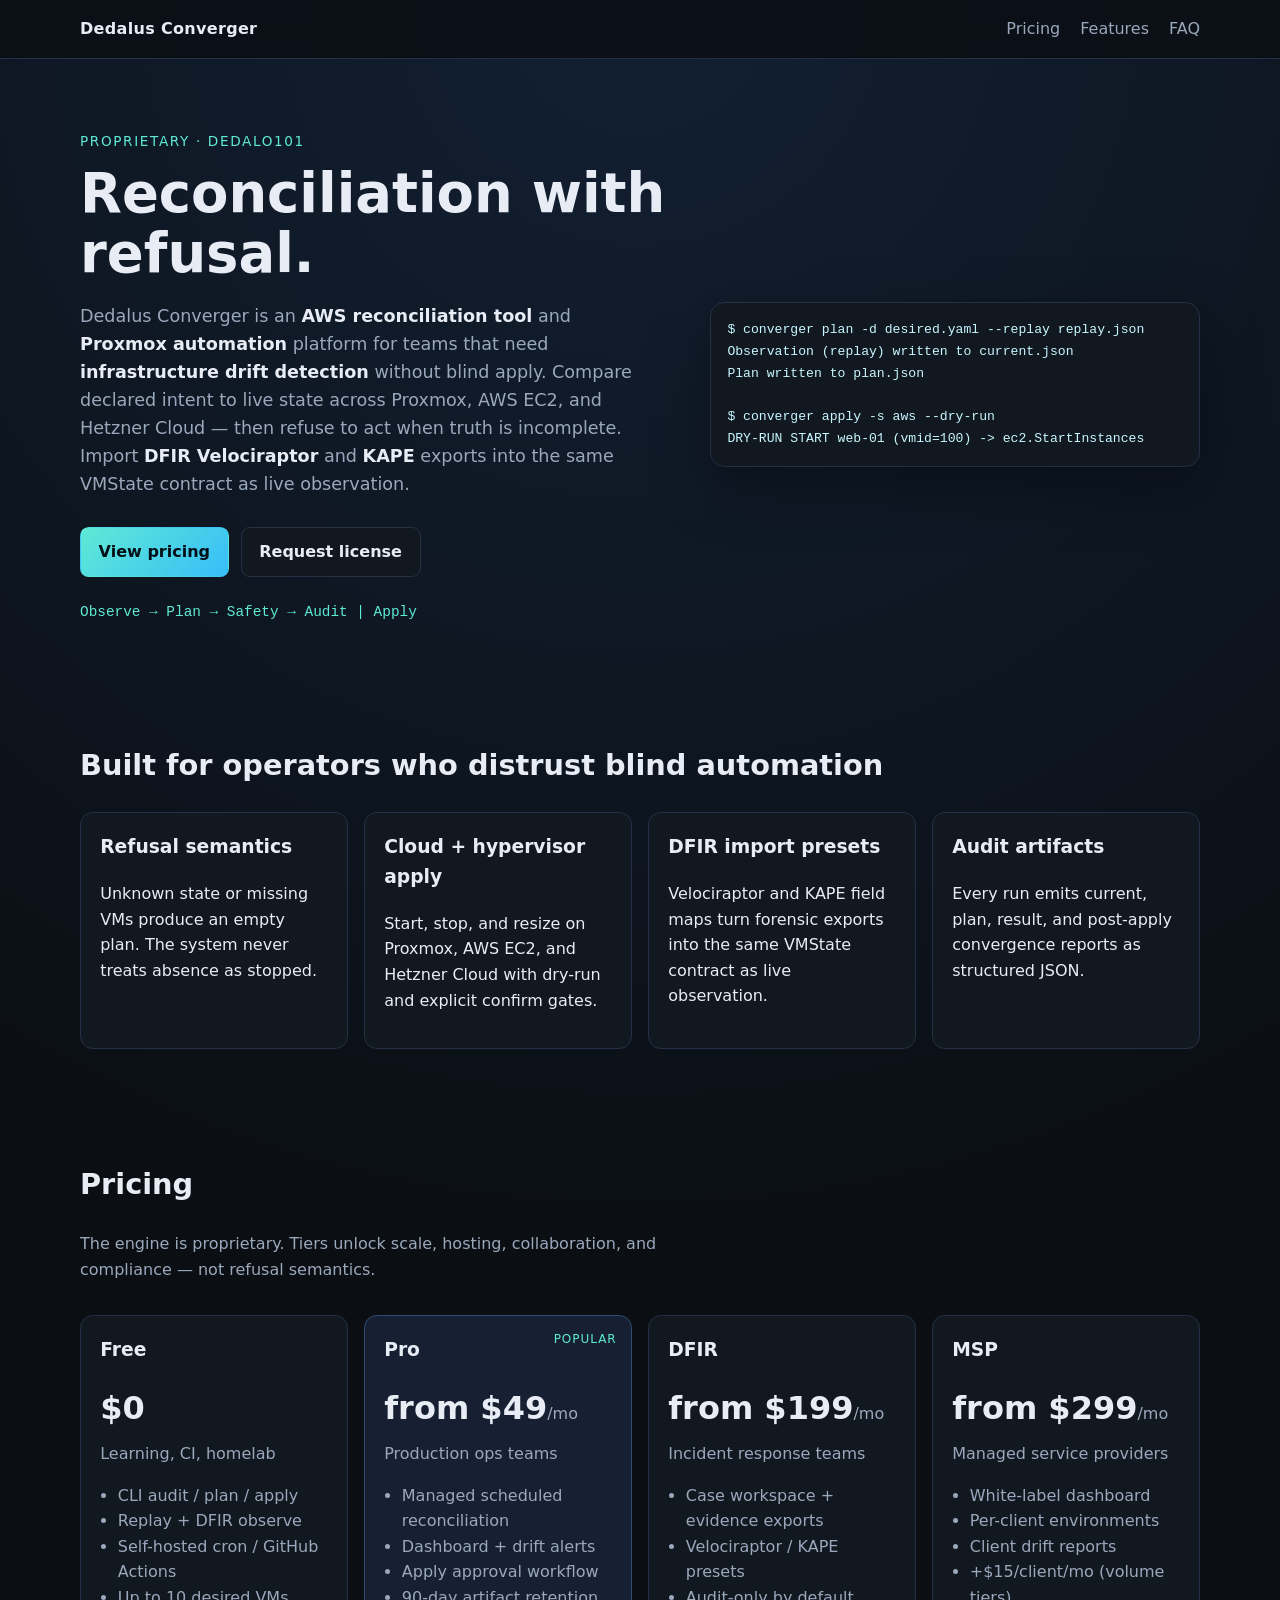
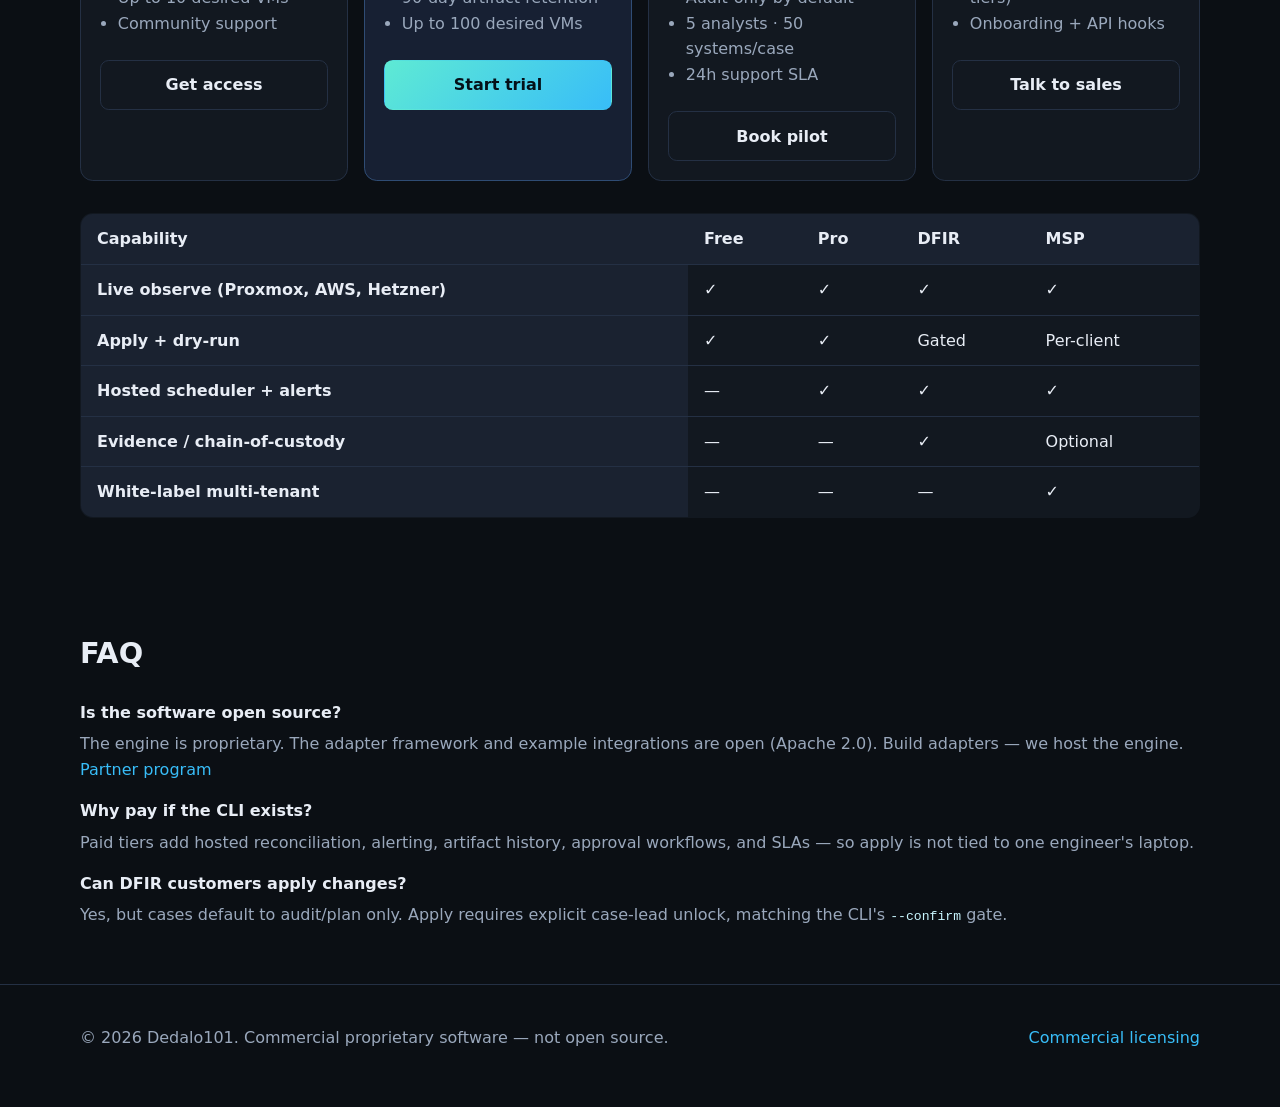
<file: site/index.html>
<!DOCTYPE html>
<html lang="en">
  <head>
    <meta charset="UTF-8" />
    <meta name="viewport" content="width=device-width, initial-scale=1.0" />
    <title>Dedalus Converger — Reconciliation with Refusal</title>
    <meta
      name="description"
      content="Dedalus Converger is infrastructure reconciliation for Proxmox, AWS, and Hetzner — with refusal semantics, drift detection, dry-run apply, and DFIR presets for Velociraptor and KAPE."
    />
    <meta
      name="keywords"
      content="Proxmox automation, AWS reconciliation, Hetzner Cloud, infrastructure drift detection, DFIR Velociraptor, KAPE, VM reconciliation, dry-run apply, Dedalus Converger"
    />
    <meta name="author" content="Dedalo101" />
    <meta name="robots" content="index, follow, max-image-preview:large" />
    <link rel="canonical" href="https://dedalo101.com/" />
    <meta name="theme-color" content="#0b0f14" />
    <meta name="color-scheme" content="dark" />

    <meta property="og:type" content="website" />
    <meta property="og:site_name" content="Dedalus Converger" />
    <meta property="og:title" content="Dedalus Converger — Reconciliation with Refusal" />
    <meta
      property="og:description"
      content="Domain-agnostic reconciliation for Proxmox, AWS, Hetzner, and DFIR. Observe, plan, refuse partial truth, apply only when safe."
    />
    <meta property="og:url" content="https://dedalo101.com/" />
    <meta property="og:image" content="https://dedalo101.com/og-image.jpg" />
    <meta property="og:image:alt" content="Dedalus Converger — reconciliation for Proxmox, AWS, Hetzner, and DFIR" />
    <meta property="og:locale" content="en_GB" />

    <meta name="twitter:card" content="summary_large_image" />
    <meta name="twitter:title" content="Dedalus Converger — Reconciliation with Refusal" />
    <meta
      name="twitter:description"
      content="Proxmox, AWS, and Hetzner reconciliation with refusal semantics. DFIR-ready with Velociraptor and KAPE."
    />
    <meta name="twitter:image" content="https://dedalo101.com/og-image.jpg" />

    <link rel="icon" type="image/svg+xml" href="data:image/svg+xml,%3Csvg xmlns='http://www.w3.org/2000/svg' viewBox='0 0 32 32'%3E%3Crect width='32' height='32' rx='6' fill='%230b0f14'/%3E%3Cpath d='M8 16h6l2-4 2 8 2-6h4' stroke='%235eead4' stroke-width='1.5' fill='none'/%3E%3C/svg%3E" />

    <script type="application/ld+json">
    {
      "@context": "https://schema.org",
      "@type": "SoftwareApplication",
      "name": "Dedalus Converger",
      "applicationCategory": "BusinessApplication",
      "operatingSystem": "Linux, macOS, Windows",
      "description": "Domain-agnostic infrastructure reconciliation for Proxmox, AWS EC2, Hetzner Cloud, and DFIR workflows. Refuses to apply when observation is incomplete.",
      "url": "https://dedalo101.com/",
      "image": "https://dedalo101.com/og-image.jpg",
      "publisher": {
        "@type": "Organization",
        "name": "Dedalo101",
        "url": "https://dedalo101.com"
      },
      "offers": [
        {
          "@type": "Offer",
          "name": "Free",
          "price": "0",
          "priceCurrency": "USD",
          "description": "CLI audit, plan, apply — up to 10 desired VMs"
        },
        {
          "@type": "Offer",
          "name": "Pro",
          "price": "49",
          "priceCurrency": "USD",
          "description": "Hosted reconciliation, dashboard, drift alerts — from $49/mo"
        },
        {
          "@type": "Offer",
          "name": "DFIR",
          "price": "199",
          "priceCurrency": "USD",
          "description": "Velociraptor and KAPE presets, case workspace — from $199/mo"
        },
        {
          "@type": "Offer",
          "name": "MSP",
          "price": "299",
          "priceCurrency": "USD",
          "description": "White-label multi-tenant reconciliation — from $299/mo"
        }
      ]
    }
    </script>
    <script type="application/ld+json">
    {
      "@context": "https://schema.org",
      "@type": "FAQPage",
      "mainEntity": [
        {
          "@type": "Question",
          "name": "Is the software open source?",
          "acceptedAnswer": {
            "@type": "Answer",
            "text": "The reconciliation engine is proprietary. The adapter framework and example integrations (Replay, Proxmox) are open under Apache 2.0. Build adapters — we host the engine via SaaS."
          }
        },
        {
          "@type": "Question",
          "name": "Why pay if the CLI exists?",
          "acceptedAnswer": {
            "@type": "Answer",
            "text": "Paid tiers add hosted reconciliation, alerting, artifact history, approval workflows, and SLAs — so apply is not tied to one engineer's laptop."
          }
        },
        {
          "@type": "Question",
          "name": "Can DFIR customers apply changes?",
          "acceptedAnswer": {
            "@type": "Answer",
            "text": "Yes, but cases default to audit/plan only. Apply requires explicit case-lead unlock, matching the CLI's --confirm gate."
          }
        }
      ]
    }
    </script>

    <link rel="stylesheet" href="styles.css" />
  </head>
  <body>
    <header class="site-header">
      <div class="container header-inner">
        <a class="brand" href="/">Dedalus Converger</a>
        <nav aria-label="Primary">
          <a href="#pricing">Pricing</a>
          <a href="#features">Features</a>
          <a href="#faq">FAQ</a>
        </nav>
      </div>
    </header>

    <main>
      <section class="hero" aria-labelledby="hero-title">
        <div class="container hero-grid">
          <div>
            <p class="eyebrow">Proprietary · Dedalo101</p>
            <h1 id="hero-title">Reconciliation with refusal.</h1>
            <p class="lead">
              Dedalus Converger is an <strong>AWS reconciliation tool</strong> and
              <strong>Proxmox automation</strong> platform for teams that need
              <strong>infrastructure drift detection</strong> without blind apply.
              Compare declared intent to live state across Proxmox, AWS EC2, and
              Hetzner Cloud — then refuse to act when truth is incomplete. Import
              <strong>DFIR Velociraptor</strong> and <strong>KAPE</strong> exports into
              the same VMState contract as live observation.
            </p>
            <div class="hero-actions">
              <a class="btn btn-primary" href="#pricing">View pricing</a>
              <a class="btn btn-secondary" href="mailto:licensing@dedalo101.com"
                >Request license</a
              >
            </div>
            <p class="pipeline">Observe → Plan → Safety → Audit | Apply</p>
          </div>
          <div class="hero-card" role="img" aria-label="Example converger CLI output for plan and dry-run apply on AWS">
            <pre><code>$ converger plan -d desired.yaml --replay replay.json
Observation (replay) written to current.json
Plan written to plan.json

$ converger apply -s aws --dry-run
DRY-RUN START web-01 (vmid=100) -> ec2.StartInstances</code></pre>
          </div>
        </div>
      </section>

      <section id="features" class="features" aria-labelledby="features-title">
        <div class="container">
          <h2 id="features-title">Built for operators who distrust blind automation</h2>
          <div class="feature-grid">
            <article>
              <h3>Refusal semantics</h3>
              <p>
                Unknown state or missing VMs produce an empty plan. The system
                never treats absence as stopped.
              </p>
            </article>
            <article>
              <h3>Cloud + hypervisor apply</h3>
              <p>
                Start, stop, and resize on Proxmox, AWS EC2, and Hetzner Cloud
                with dry-run and explicit confirm gates.
              </p>
            </article>
            <article>
              <h3>DFIR import presets</h3>
              <p>
                Velociraptor and KAPE field maps turn forensic exports into the
                same VMState contract as live observation.
              </p>
            </article>
            <article>
              <h3>Audit artifacts</h3>
              <p>
                Every run emits current, plan, result, and post-apply convergence
                reports as structured JSON.
              </p>
            </article>
          </div>
        </div>
      </section>

      <section id="pricing" class="pricing" aria-labelledby="pricing-title">
        <div class="container">
          <h2 id="pricing-title">Pricing</h2>
          <p class="section-lead">
            The engine is proprietary. Tiers unlock scale, hosting, collaboration,
            and compliance — not refusal semantics.
          </p>

          <div class="pricing-grid">
            <article class="tier">
              <h3>Free</h3>
              <p class="price">$0</p>
              <p class="tier-for">Learning, CI, homelab</p>
              <ul>
                <li>CLI audit / plan / apply</li>
                <li>Replay + DFIR observe</li>
                <li>Self-hosted cron / GitHub Actions</li>
                <li>Up to 10 desired VMs</li>
                <li>Community support</li>
              </ul>
              <a class="btn btn-secondary" href="mailto:licensing@dedalo101.com?subject=Converger%20Free%20Tier"
                >Get access</a
              >
            </article>

            <article class="tier tier-featured">
              <p class="badge">Popular</p>
              <h3>Pro</h3>
              <p class="price">from $49<span>/mo</span></p>
              <p class="tier-for">Production ops teams</p>
              <ul>
                <li>Managed scheduled reconciliation</li>
                <li>Dashboard + drift alerts</li>
                <li>Apply approval workflow</li>
                <li>90-day artifact retention</li>
                <li>Up to 100 desired VMs</li>
              </ul>
              <a class="btn btn-primary" href="mailto:licensing@dedalo101.com?subject=Converger%20Pro%20Trial"
                >Start trial</a
              >
            </article>

            <article class="tier">
              <h3>DFIR</h3>
              <p class="price">from $199<span>/mo</span></p>
              <p class="tier-for">Incident response teams</p>
              <ul>
                <li>Case workspace + evidence exports</li>
                <li>Velociraptor / KAPE presets</li>
                <li>Audit-only by default</li>
                <li>5 analysts · 50 systems/case</li>
                <li>24h support SLA</li>
              </ul>
              <a class="btn btn-secondary" href="mailto:licensing@dedalo101.com?subject=Converger%20DFIR%20Pilot"
                >Book pilot</a
              >
            </article>

            <article class="tier">
              <h3>MSP</h3>
              <p class="price">from $299<span>/mo</span></p>
              <p class="tier-for">Managed service providers</p>
              <ul>
                <li>White-label dashboard</li>
                <li>Per-client environments</li>
                <li>Client drift reports</li>
                <li>+$15/client/mo (volume tiers)</li>
                <li>Onboarding + API hooks</li>
              </ul>
              <a class="btn btn-secondary" href="mailto:licensing@dedalo101.com?subject=Converger%20MSP"
                >Talk to sales</a
              >
            </article>
          </div>

          <div class="matrix-wrap">
            <table class="matrix">
              <caption class="sr-only">Feature comparison across pricing tiers</caption>
              <thead>
                <tr>
                  <th scope="col">Capability</th>
                  <th scope="col">Free</th>
                  <th scope="col">Pro</th>
                  <th scope="col">DFIR</th>
                  <th scope="col">MSP</th>
                </tr>
              </thead>
              <tbody>
                <tr>
                  <th scope="row">Live observe (Proxmox, AWS, Hetzner)</th>
                  <td>✓</td>
                  <td>✓</td>
                  <td>✓</td>
                  <td>✓</td>
                </tr>
                <tr>
                  <th scope="row">Apply + dry-run</th>
                  <td>✓</td>
                  <td>✓</td>
                  <td>Gated</td>
                  <td>Per-client</td>
                </tr>
                <tr>
                  <th scope="row">Hosted scheduler + alerts</th>
                  <td>—</td>
                  <td>✓</td>
                  <td>✓</td>
                  <td>✓</td>
                </tr>
                <tr>
                  <th scope="row">Evidence / chain-of-custody</th>
                  <td>—</td>
                  <td>—</td>
                  <td>✓</td>
                  <td>Optional</td>
                </tr>
                <tr>
                  <th scope="row">White-label multi-tenant</th>
                  <td>—</td>
                  <td>—</td>
                  <td>—</td>
                  <td>✓</td>
                </tr>
              </tbody>
            </table>
          </div>
        </div>
      </section>

      <section id="faq" class="faq" aria-labelledby="faq-title">
        <div class="container">
          <h2 id="faq-title">FAQ</h2>
          <dl>
            <dt>Is the software open source?</dt>
            <dd>
              The engine is proprietary. The adapter framework and example
              integrations are open (Apache 2.0). Build adapters — we host the
              engine. <a href="mailto:licensing@dedalo101.com">Partner program</a>
            </dd>
            <dt>Why pay if the CLI exists?</dt>
            <dd>
              Paid tiers add hosted reconciliation, alerting, artifact history,
              approval workflows, and SLAs — so apply is not tied to one
              engineer's laptop.
            </dd>
            <dt>Can DFIR customers apply changes?</dt>
            <dd>
              Yes, but cases default to audit/plan only. Apply requires explicit
              case-lead unlock, matching the CLI's <code>--confirm</code> gate.
            </dd>
          </dl>
        </div>
      </section>
    </main>

    <footer class="site-footer">
      <div class="container footer-inner">
        <p>© 2026 Dedalo101. Commercial proprietary software — not open source.</p>
        <p>
          <a href="mailto:licensing@dedalo101.com">Commercial licensing</a>
        </p>
      </div>
    </footer>
  </body>
</html>
</file>
<file: site/styles.css>
:root {
  --bg: #0b0f14;
  --surface: #121820;
  --surface-2: #1a2230;
  --text: #e8edf5;
  --muted: #9aa8bc;
  --accent: #5eead4;
  --accent-2: #38bdf8;
  --border: #243044;
  --featured: #172033;
}

* {
  box-sizing: border-box;
}

body {
  margin: 0;
  font-family: Inter, system-ui, -apple-system, Segoe UI, Roboto, sans-serif;
  background: radial-gradient(circle at top, #122033 0%, var(--bg) 45%);
  color: var(--text);
  line-height: 1.6;
}

a {
  color: var(--accent-2);
  text-decoration: none;
}

.container {
  width: min(1120px, 92vw);
  margin: 0 auto;
}

.site-header {
  position: sticky;
  top: 0;
  backdrop-filter: blur(10px);
  background: rgba(11, 15, 20, 0.85);
  border-bottom: 1px solid var(--border);
  z-index: 10;
}

.header-inner {
  display: flex;
  align-items: center;
  justify-content: space-between;
  padding: 1rem 0;
}

.brand {
  font-weight: 700;
  color: var(--text);
  letter-spacing: 0.02em;
}

nav {
  display: flex;
  gap: 1.25rem;
}

nav a {
  color: var(--muted);
}

nav a:hover {
  color: var(--text);
}

.hero {
  padding: 4.5rem 0 3rem;
}

.hero-grid {
  display: grid;
  grid-template-columns: 1.1fr 0.9fr;
  gap: 2rem;
  align-items: center;
}

.eyebrow {
  color: var(--accent);
  font-size: 0.85rem;
  text-transform: uppercase;
  letter-spacing: 0.12em;
  margin: 0 0 0.75rem;
}

h1 {
  font-size: clamp(2.2rem, 5vw, 3.4rem);
  line-height: 1.1;
  margin: 0 0 1rem;
}

.lead {
  color: var(--muted);
  font-size: 1.1rem;
  max-width: 52ch;
}

.pipeline {
  margin-top: 1.5rem;
  font-family: ui-monospace, SFMono-Regular, Menlo, Consolas, monospace;
  color: var(--accent);
  font-size: 0.9rem;
}

.hero-actions {
  display: flex;
  gap: 0.75rem;
  margin-top: 1.75rem;
  flex-wrap: wrap;
}

.btn {
  display: inline-flex;
  align-items: center;
  justify-content: center;
  padding: 0.7rem 1.1rem;
  border-radius: 0.55rem;
  font-weight: 600;
  border: 1px solid transparent;
}

.btn-primary {
  background: linear-gradient(135deg, var(--accent), var(--accent-2));
  color: #041018;
}

.btn-secondary {
  border-color: var(--border);
  color: var(--text);
  background: var(--surface);
}

.hero-card {
  background: var(--surface);
  border: 1px solid var(--border);
  border-radius: 0.9rem;
  padding: 1rem;
  box-shadow: 0 20px 60px rgba(0, 0, 0, 0.35);
}

pre {
  margin: 0;
  overflow-x: auto;
}

code {
  font-family: ui-monospace, SFMono-Regular, Menlo, Consolas, monospace;
  font-size: 0.82rem;
  color: #c9f7ff;
}

.features,
.pricing,
.faq {
  padding: 3.5rem 0;
}

.features h2,
.pricing h2,
.faq h2 {
  margin-top: 0;
  font-size: 1.8rem;
}

.section-lead {
  color: var(--muted);
  max-width: 65ch;
}

.feature-grid {
  display: grid;
  grid-template-columns: repeat(auto-fit, minmax(220px, 1fr));
  gap: 1rem;
  margin-top: 1.5rem;
}

.feature-grid article,
.tier {
  background: var(--surface);
  border: 1px solid var(--border);
  border-radius: 0.8rem;
  padding: 1.2rem;
}

.feature-grid h3,
.tier h3 {
  margin-top: 0;
}

.pricing-grid {
  display: grid;
  grid-template-columns: repeat(auto-fit, minmax(230px, 1fr));
  gap: 1rem;
  margin-top: 2rem;
}

.tier-featured {
  background: var(--featured);
  border-color: #2f4c74;
  position: relative;
}

.badge {
  position: absolute;
  top: 0.9rem;
  right: 0.9rem;
  margin: 0;
  font-size: 0.75rem;
  color: var(--accent);
  text-transform: uppercase;
  letter-spacing: 0.08em;
}

.price {
  font-size: 2rem;
  font-weight: 700;
  margin: 0.4rem 0;
}

.price span {
  font-size: 1rem;
  color: var(--muted);
  font-weight: 500;
}

.tier-for {
  color: var(--muted);
  margin-top: 0;
}

.tier ul {
  padding-left: 1.1rem;
  color: var(--muted);
  min-height: 9rem;
}

.tier .btn {
  width: 100%;
  margin-top: 0.5rem;
}

.matrix-wrap {
  overflow-x: auto;
  margin-top: 2rem;
}

.matrix {
  width: 100%;
  border-collapse: collapse;
  background: var(--surface);
  border: 1px solid var(--border);
  border-radius: 0.8rem;
  overflow: hidden;
}

.matrix th,
.matrix td {
  padding: 0.75rem 1rem;
  border-bottom: 1px solid var(--border);
  text-align: left;
}

.matrix th {
  background: var(--surface-2);
}

.faq dl {
  margin: 0;
}

.faq dt {
  font-weight: 700;
  margin-top: 1rem;
}

.faq dd {
  margin: 0.35rem 0 0;
  color: var(--muted);
}

.site-footer {
  border-top: 1px solid var(--border);
  padding: 1.5rem 0 2.5rem;
}

.footer-inner {
  display: flex;
  justify-content: space-between;
  gap: 1rem;
  flex-wrap: wrap;
  color: var(--muted);
}

.sr-only {
  position: absolute;
  width: 1px;
  height: 1px;
  padding: 0;
  margin: -1px;
  overflow: hidden;
  clip: rect(0, 0, 0, 0);
  white-space: nowrap;
  border: 0;
}

.lead strong {
  color: var(--text);
  font-weight: 600;
}

@media (max-width: 860px) {
  .hero-grid {
    grid-template-columns: 1fr;
  }
}
</file>
